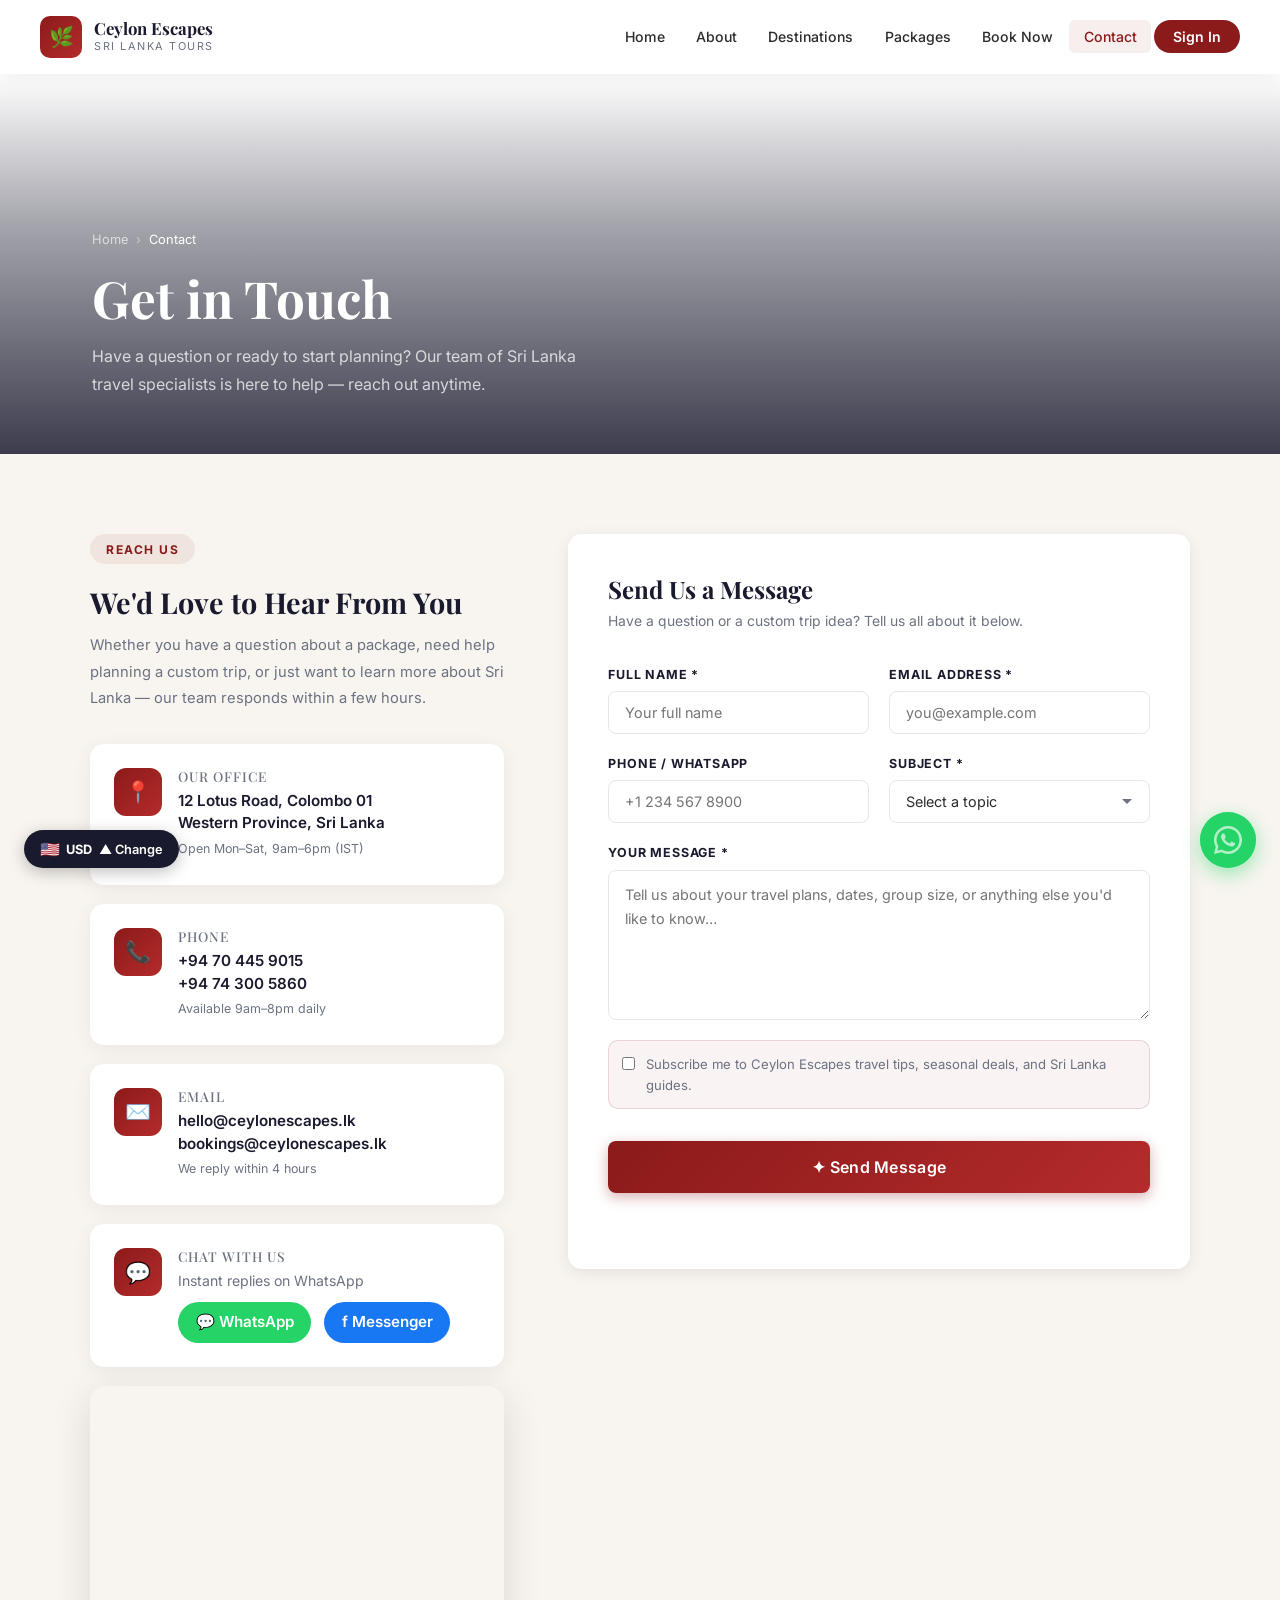
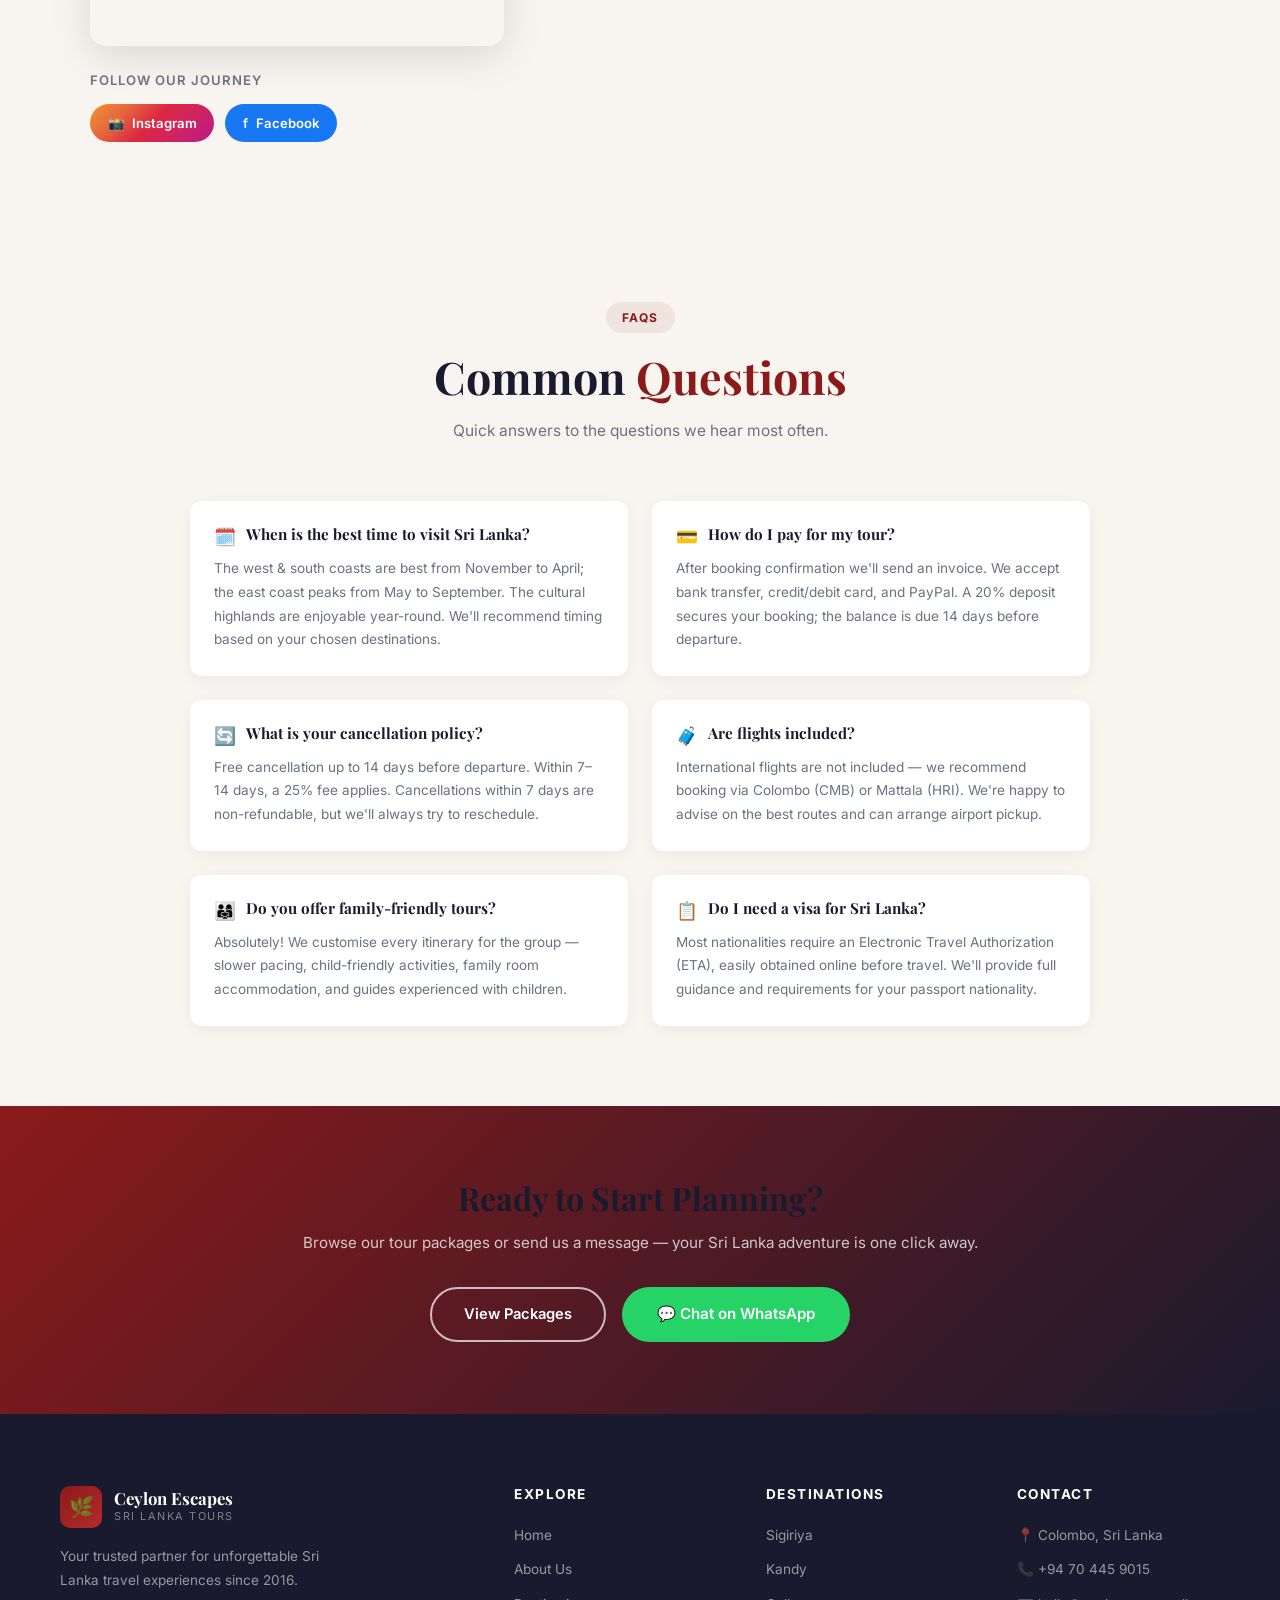
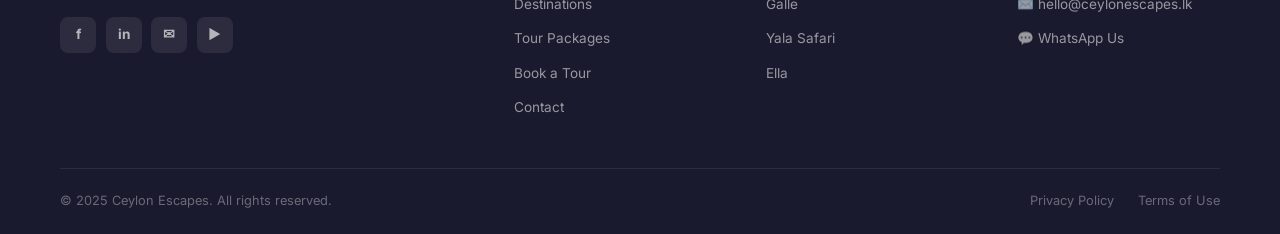
<file: contact.html>
<!DOCTYPE html>
<html lang="en">
<head>
  <meta charset="UTF-8" />
  <meta name="viewport" content="width=device-width, initial-scale=1.0" />
  <title>Contact Us — Ceylon Escapes</title>
  <link rel="stylesheet" href="styles.css" />
  <style>
    .contact-hero-bg {
      background-image: url('https://images.unsplash.com/photo-1563992379-11beabc9ca11?w=1600&q=80');
    }

    .contact-layout {
      display: grid;
      grid-template-columns: 1fr 1.5fr;
      gap: 4rem;
      max-width: 1100px;
      margin: 0 auto;
    }

    .contact-info-cards {
      display: flex;
      flex-direction: column;
      gap: 1.2rem;
    }

    .contact-card {
      background: white;
      border-radius: 14px;
      padding: 1.5rem;
      display: flex;
      align-items: flex-start;
      gap: 1rem;
      box-shadow: 0 4px 20px rgba(0,0,0,0.06);
      transition: var(--transition);
    }

    .contact-card:hover {
      transform: translateY(-4px);
      box-shadow: var(--shadow);
    }

    .contact-card-icon {
      width: 48px;
      height: 48px;
      border-radius: 12px;
      background: linear-gradient(135deg, var(--primary), var(--primary-light));
      display: flex;
      align-items: center;
      justify-content: center;
      font-size: 1.3rem;
      flex-shrink: 0;
    }

    .contact-card h4 {
      font-size: 0.85rem;
      color: var(--text-muted);
      font-weight: 500;
      text-transform: uppercase;
      letter-spacing: 1px;
      margin-bottom: 0.3rem;
    }

    .contact-card p,
    .contact-card a {
      font-size: 0.95rem;
      color: var(--dark);
      font-weight: 600;
      display: block;
      line-height: 1.5;
    }

    .contact-card a:hover {
      color: var(--primary);
    }

    .contact-card .sub {
      font-size: 0.78rem;
      color: var(--text-muted);
      font-weight: 400;
      margin-top: 0.2rem;
    }

    .map-wrapper {
      border-radius: 16px;
      overflow: hidden;
      box-shadow: var(--shadow);
      height: 260px;
      margin-top: 1.2rem;
    }

    .map-wrapper iframe {
      width: 100%;
      height: 100%;
      border: none;
      display: block;
    }

    .social-contact {
      display: flex;
      gap: 0.8rem;
      margin-top: 0.5rem;
    }

    .social-contact-btn {
      display: flex;
      align-items: center;
      gap: 0.5rem;
      padding: 0.55rem 1.1rem;
      border-radius: 25px;
      font-size: 0.82rem;
      font-weight: 600;
      cursor: pointer;
      transition: var(--transition);
      text-decoration: none;
    }

    .social-contact-btn.wa {
      background: #25D366;
      color: white;
    }

    .social-contact-btn.wa:hover {
      background: #1ebe5d;
      transform: translateY(-2px);
    }

    .social-contact-btn.fb {
      background: #1877F2;
      color: white;
    }

    .social-contact-btn.fb:hover {
      background: #0d65d9;
      transform: translateY(-2px);
    }

    .social-contact-btn.ig {
      background: linear-gradient(135deg, #f09433, #e6683c, #dc2743, #cc2366, #bc1888);
      color: white;
    }

    .social-contact-btn.ig:hover {
      opacity: 0.9;
      transform: translateY(-2px);
    }

    .faq-section {
      background: var(--light);
      padding: 5rem 2rem;
    }

    .faq-grid {
      display: grid;
      grid-template-columns: 1fr 1fr;
      gap: 1.5rem;
      max-width: 900px;
      margin: 0 auto;
    }

    .faq-item {
      background: white;
      border-radius: 12px;
      padding: 1.5rem;
      box-shadow: 0 4px 15px rgba(0,0,0,0.05);
    }

    .faq-item h4 {
      font-size: 0.95rem;
      color: var(--dark);
      margin-bottom: 0.6rem;
      display: flex;
      align-items: flex-start;
      gap: 0.6rem;
    }

    .faq-item h4 span {
      color: var(--primary);
      font-size: 1.1rem;
      flex-shrink: 0;
    }

    .faq-item p {
      font-size: 0.85rem;
      color: var(--text-muted);
      line-height: 1.75;
    }

    @media (max-width: 900px) {
      .contact-layout {
        grid-template-columns: 1fr;
        gap: 2.5rem;
      }

      .faq-grid {
        grid-template-columns: 1fr;
      }
    }
  </style>
</head>
<body>

  <!-- NAVBAR -->
  <nav class="navbar solid" id="navbar">
    <a href="index.html" class="nav-logo">
      <div class="logo-icon">🌿</div>
      <div class="nav-logo-text">
        <span>Ceylon Escapes</span>
        <span>Sri Lanka Tours</span>
      </div>
    </a>
    <ul class="nav-links" id="navLinks">
      <li><a href="index.html">Home</a></li>
      <li><a href="about.html">About</a></li>
      <li><a href="destinations.html">Destinations</a></li>
      <li><a href="packages.html">Packages</a></li>
      <li><a href="booking.html">Book Now</a></li>
      <li><a href="contact.html" class="active">Contact</a></li>
      <li><a href="login.html" class="nav-cta">Sign In</a></li>
    </ul>
    <div class="hamburger" id="hamburger">
      <span></span><span></span><span></span>
    </div>
  </nav>

  <!-- PAGE HERO -->
  <div class="page-hero">
    <div class="page-hero-bg contact-hero-bg"></div>
    <div class="page-hero-overlay"></div>
    <div class="page-hero-content">
      <div class="breadcrumb">
        <a href="index.html">Home</a>
        <span>›</span>
        <span>Contact</span>
      </div>
      <h1>Get in Touch</h1>
      <p>Have a question or ready to start planning? Our team of Sri Lanka travel specialists is here to help — reach out anytime.</p>
    </div>
  </div>

  <!-- CONTACT MAIN -->
  <section style="background: var(--light); padding: 5rem 2rem;">
    <div class="container">
      <div class="contact-layout">

        <!-- Left: Info -->
        <div class="fade-in">
          <div class="section-tag" style="margin-bottom: 1.2rem;">Reach Us</div>
          <h2 style="font-size: 1.8rem; color: var(--dark); margin-bottom: 0.8rem; font-family: 'Playfair Display', serif;">We'd Love to Hear From You</h2>
          <p style="color: var(--text-muted); font-size: 0.92rem; line-height: 1.8; margin-bottom: 2rem;">Whether you have a question about a package, need help planning a custom trip, or just want to learn more about Sri Lanka — our team responds within a few hours.</p>

          <div class="contact-info-cards">
            <div class="contact-card">
              <div class="contact-card-icon">📍</div>
              <div>
                <h4>Our Office</h4>
                <p>12 Lotus Road, Colombo 01</p>
                <p>Western Province, Sri Lanka</p>
                <span class="sub">Open Mon–Sat, 9am–6pm (IST)</span>
              </div>
            </div>
            <div class="contact-card">
              <div class="contact-card-icon">📞</div>
              <div>
                <h4>Phone</h4>
                <a href="tel:+94704459015">+94 70 445 9015</a>
                <a href="tel:+94743005860">+94 74 300 5860</a>
                <span class="sub">Available 9am–8pm daily</span>
              </div>
            </div>
            <div class="contact-card">
              <div class="contact-card-icon">✉️</div>
              <div>
                <h4>Email</h4>
                <a href="mailto:hello@ceylonescapes.lk">hello@ceylonescapes.lk</a>
                <a href="mailto:bookings@ceylonescapes.lk">bookings@ceylonescapes.lk</a>
                <span class="sub">We reply within 4 hours</span>
              </div>
            </div>
            <div class="contact-card">
              <div class="contact-card-icon">💬</div>
              <div>
                <h4>Chat With Us</h4>
                <p style="font-size: 0.88rem; color: var(--text-muted); font-weight: 400; margin-bottom: 0.7rem;">Instant replies on WhatsApp</p>
                <div class="social-contact">
                  <a href="https://wa.me/94704459015" target="_blank" class="social-contact-btn wa">
                    <span>💬</span> WhatsApp
                  </a>
                  <a href="#" class="social-contact-btn fb">
                    <span>f</span> Messenger
                  </a>
                </div>
              </div>
            </div>
          </div>

          <!-- Google Map -->
          <div class="map-wrapper">
            <iframe
              src="https://www.google.com/maps/embed?pb=!1m18!1m12!1m3!1d3960.8244455083196!2d79.84348387486677!3d6.921696193084782!2m3!1f0!2f0!3f0!3m2!1i1024!2i768!4f13.1!3m3!1m2!1s0x3ae259251b83493b%3A0x444e8a3cf84e0e5!2sColombo%2C%20Sri%20Lanka!5e0!3m2!1sen!2sus!4v1715000000000!5m2!1sen!2sus"
              allowfullscreen=""
              loading="lazy"
              referrerpolicy="no-referrer-when-downgrade"
              title="Ceylon Escapes Office Location — Colombo, Sri Lanka">
            </iframe>
          </div>

          <!-- Social follow -->
          <div style="margin-top: 1.5rem;">
            <p style="font-size: 0.82rem; color: var(--text-muted); text-transform: uppercase; letter-spacing: 1px; font-weight: 600; margin-bottom: 0.8rem;">Follow our journey</p>
            <div style="display: flex; gap: 0.7rem; flex-wrap: wrap;">
              <a href="#" class="social-contact-btn ig"><span>📸</span> Instagram</a>
              <a href="#" class="social-contact-btn fb"><span>f</span> Facebook</a>
            </div>
          </div>
        </div>

        <!-- Right: Contact Form -->
        <div class="form-card fade-in" style="height: fit-content;">
          <h3>Send Us a Message</h3>
          <p class="form-subtitle">Have a question or a custom trip idea? Tell us all about it below.</p>

          <form id="contactForm">
            <div class="form-grid">
              <div class="form-group">
                <label for="cName">Full Name *</label>
                <input type="text" id="cName" name="name" placeholder="Your full name" required />
              </div>
              <div class="form-group">
                <label for="cEmail">Email Address *</label>
                <input type="email" id="cEmail" name="email" placeholder="you@example.com" required />
              </div>
              <div class="form-group">
                <label for="cPhone">Phone / WhatsApp</label>
                <input type="tel" id="cPhone" name="phone" placeholder="+1 234 567 8900" />
              </div>
              <div class="form-group">
                <label for="cSubject">Subject *</label>
                <select id="cSubject" name="subject" required>
                  <option value="" disabled selected>Select a topic</option>
                  <option>Tour Package Enquiry</option>
                  <option>Custom Itinerary Request</option>
                  <option>Existing Booking Question</option>
                  <option>Prices & Availability</option>
                  <option>General Information</option>
                  <option>Other</option>
                </select>
              </div>
              <div class="form-group full">
                <label for="cMessage">Your Message *</label>
                <textarea id="cMessage" name="message" placeholder="Tell us about your travel plans, dates, group size, or anything else you'd like to know…" required style="min-height: 150px;"></textarea>
              </div>
              <div class="form-group full" style="background: rgba(139,26,26,0.05); border-radius: 10px; padding: 0.8rem; border: 1px solid rgba(139,26,26,0.15);">
                <div style="display: flex; align-items: flex-start; gap: 0.7rem;">
                  <input type="checkbox" id="cNews" name="newsletter" style="width: auto; margin-top: 3px;" />
                  <label for="cNews" style="font-size: 0.82rem; color: var(--text-muted); font-weight: 400; text-transform: none; letter-spacing: 0; cursor: pointer;">
                    Subscribe me to Ceylon Escapes travel tips, seasonal deals, and Sri Lanka guides.
                  </label>
                </div>
              </div>
            </div>
            <button type="submit" class="btn-primary form-submit">
              ✦ Send Message
            </button>
            <div id="contactMsg" class="form-message"></div>
          </form>
        </div>

      </div>
    </div>
  </section>

  <!-- FAQ SECTION -->
  <section class="faq-section">
    <div class="container">
      <div class="section-header fade-in">
        <div class="section-tag">FAQs</div>
        <h2 class="section-title">Common <span>Questions</span></h2>
        <p class="section-desc">Quick answers to the questions we hear most often.</p>
      </div>
      <div class="faq-grid fade-in">
        <div class="faq-item">
          <h4><span>🗓️</span> When is the best time to visit Sri Lanka?</h4>
          <p>The west & south coasts are best from November to April; the east coast peaks from May to September. The cultural highlands are enjoyable year-round. We'll recommend timing based on your chosen destinations.</p>
        </div>
        <div class="faq-item">
          <h4><span>💳</span> How do I pay for my tour?</h4>
          <p>After booking confirmation we'll send an invoice. We accept bank transfer, credit/debit card, and PayPal. A 20% deposit secures your booking; the balance is due 14 days before departure.</p>
        </div>
        <div class="faq-item">
          <h4><span>🔄</span> What is your cancellation policy?</h4>
          <p>Free cancellation up to 14 days before departure. Within 7–14 days, a 25% fee applies. Cancellations within 7 days are non-refundable, but we'll always try to reschedule.</p>
        </div>
        <div class="faq-item">
          <h4><span>🧳</span> Are flights included?</h4>
          <p>International flights are not included — we recommend booking via Colombo (CMB) or Mattala (HRI). We're happy to advise on the best routes and can arrange airport pickup.</p>
        </div>
        <div class="faq-item">
          <h4><span>👨‍👩‍👧</span> Do you offer family-friendly tours?</h4>
          <p>Absolutely! We customise every itinerary for the group — slower pacing, child-friendly activities, family room accommodation, and guides experienced with children.</p>
        </div>
        <div class="faq-item">
          <h4><span>📋</span> Do I need a visa for Sri Lanka?</h4>
          <p>Most nationalities require an Electronic Travel Authorization (ETA), easily obtained online before travel. We'll provide full guidance and requirements for your passport nationality.</p>
        </div>
      </div>
    </div>
  </section>

  <!-- CTA BAND -->
  <section style="background: linear-gradient(135deg, var(--primary), var(--dark)); padding: 4.5rem 2rem; text-align: center; color: white;">
    <div class="container fade-in">
      <h2 style="font-size: 2rem; margin-bottom: 0.8rem;">Ready to Start Planning?</h2>
      <p style="color: rgba(255,255,255,0.75); font-size: 0.95rem; margin-bottom: 2rem;">Browse our tour packages or send us a message — your Sri Lanka adventure is one click away.</p>
      <div style="display: flex; gap: 1rem; justify-content: center; flex-wrap: wrap;">
        <a href="packages.html" class="btn-outline">View Packages</a>
        <a href="https://wa.me/94704459015" target="_blank" style="background: #25D366; color: white; padding: 0.9rem 2.2rem; border-radius: 50px; font-weight: 600; font-size: 0.95rem; display: inline-flex; align-items: center; gap: 0.5rem; transition: var(--transition);">
          💬 Chat on WhatsApp
        </a>
      </div>
    </div>
  </section>

  <!-- FOOTER -->
  <footer>
    <div class="footer-grid">
      <div class="footer-brand">
        <a href="index.html" class="nav-logo">
          <div class="logo-icon">🌿</div>
          <div class="nav-logo-text">
            <span>Ceylon Escapes</span>
            <span>Sri Lanka Tours</span>
          </div>
        </a>
        <p>Your trusted partner for unforgettable Sri Lanka travel experiences since 2016.</p>
        <div class="footer-socials">
          <a class="social-btn" href="#">f</a>
          <a class="social-btn" href="#">in</a>
          <a class="social-btn" href="#">✉</a>
          <a class="social-btn" href="#">▶</a>
        </div>
      </div>
      <div class="footer-col">
        <h4>Explore</h4>
        <ul class="footer-links">
          <li><a href="index.html">Home</a></li>
          <li><a href="about.html">About Us</a></li>
          <li><a href="destinations.html">Destinations</a></li>
          <li><a href="packages.html">Tour Packages</a></li>
          <li><a href="booking.html">Book a Tour</a></li>
          <li><a href="contact.html">Contact</a></li>
        </ul>
      </div>
      <div class="footer-col">
        <h4>Destinations</h4>
        <ul class="footer-links">
          <li><a href="destinations.html">Sigiriya</a></li>
          <li><a href="destinations.html">Kandy</a></li>
          <li><a href="destinations.html">Galle</a></li>
          <li><a href="destinations.html">Yala Safari</a></li>
          <li><a href="destinations.html">Ella</a></li>
        </ul>
      </div>
      <div class="footer-col">
        <h4>Contact</h4>
        <ul class="footer-links">
          <li><a href="#">📍 Colombo, Sri Lanka</a></li>
          <li><a href="#">📞 +94 70 445 9015</a></li>
          <li><a href="#">✉️ hello@ceylonescapes.lk</a></li>
          <li><a href="https://wa.me/94704459015">💬 WhatsApp Us</a></li>
        </ul>
      </div>
    </div>
    <div class="footer-bottom">
      <span>© 2025 Ceylon Escapes. All rights reserved.</span>
      <div class="footer-bottom-links">
        <a href="#">Privacy Policy</a>
        <a href="#">Terms of Use</a>
      </div>
    </div>
  </footer>

  <script src="script.js"></script>
  <script>
    const contactForm = document.getElementById('contactForm');
    if (contactForm) {
      contactForm.addEventListener('submit', function(e) {
        e.preventDefault();
        const fields = this.querySelectorAll('[required]');
        let valid = true;
        fields.forEach(f => {
          f.style.borderColor = '';
          if (!f.value.trim()) { f.style.borderColor = '#c0392b'; valid = false; }
        });
        const msg = document.getElementById('contactMsg');
        if (valid) {
          msg.className = 'form-message success';
          msg.textContent = '✓ Message sent! We\'ll reply within a few hours.';
          this.reset();
          setTimeout(() => { msg.className = 'form-message'; }, 5000);
        } else {
          msg.className = 'form-message error';
          msg.textContent = '✗ Please fill in all required fields.';
          setTimeout(() => { msg.className = 'form-message'; }, 3500);
        }
      });
    }
  </script>
</body>
</html>
</file>
<file: styles.css>
/* ============================================================
   CEYLON ESCAPES — styles.css
   Professional, fully responsive (mobile + desktop)
   ============================================================ */

/* ── Google Fonts ── */
@import url('https://fonts.googleapis.com/css2?family=Playfair+Display:ital,wght@0,400;0,600;0,700;1,400&family=Inter:wght@300;400;500;600;700&display=swap');

/* ── CSS Custom Properties ── */
:root {
  --primary:        #8b1a1a;   /* deep crimson */
  --primary-light:  #b52b2b;
  --gold:           #d4a017;
  --gold-light:     #e8b84b;
  --dark:           #1a1a2e;
  --text:           #2c2c2c;
  --text-muted:     #6b7280;
  --light:          #f8f5f0;
  --white:          #ffffff;
  --border:         #e5e7eb;
  --shadow:         0 10px 40px rgba(0,0,0,0.12);
  --shadow-sm:      0 4px 16px rgba(0,0,0,0.08);
  --transition:     all 0.3s cubic-bezier(0.4, 0, 0.2, 1);
  --radius:         14px;
  --radius-sm:      8px;
  --navbar-h:       74px;
}

/* ── Reset & Base ── */
*, *::before, *::after { box-sizing: border-box; margin: 0; padding: 0; }

html { scroll-behavior: smooth; font-size: 16px; }

body {
  font-family: 'Inter', sans-serif;
  color: var(--text);
  background: var(--white);
  line-height: 1.6;
  -webkit-font-smoothing: antialiased;
}

h1, h2, h3, h4, h5 {
  font-family: 'Playfair Display', serif;
  line-height: 1.25;
  color: var(--dark);
}

a { text-decoration: none; color: inherit; }
img { display: block; max-width: 100%; }
ul { list-style: none; }
input, select, textarea, button { font-family: inherit; }

.container {
  max-width: 1160px;
  margin: 0 auto;
  padding: 0 1.5rem;
}

/* ── Utility: Fade-in animation ── */
.fade-in {
  opacity: 0;
  transform: translateY(28px);
  transition: opacity 0.65s ease, transform 0.65s ease;
}
.fade-in.visible {
  opacity: 1;
  transform: none;
}


/* ============================================================
   NAVBAR
   ============================================================ */
.navbar {
  position: fixed;
  top: 0; left: 0; right: 0;
  z-index: 1000;
  display: flex;
  align-items: center;
  justify-content: space-between;
  padding: 0 2.5rem;
  height: var(--navbar-h);
  background: transparent;
  transition: var(--transition);
}

.navbar.solid,
.navbar.scrolled {
  background: var(--white);
  box-shadow: 0 2px 20px rgba(0,0,0,0.08);
}

/* Logo */
.nav-logo {
  display: flex;
  align-items: center;
  gap: 0.75rem;
  text-decoration: none;
}

.logo-icon {
  width: 42px;
  height: 42px;
  background: linear-gradient(135deg, var(--primary), var(--primary-light));
  border-radius: 10px;
  display: flex;
  align-items: center;
  justify-content: center;
  font-size: 1.25rem;
  flex-shrink: 0;
}

.nav-logo-text {
  display: flex;
  flex-direction: column;
}

.nav-logo-text span:first-child {
  font-family: 'Playfair Display', serif;
  font-size: 1.05rem;
  font-weight: 700;
  color: var(--dark);
  line-height: 1.2;
}

.nav-logo-text span:last-child {
  font-size: 0.68rem;
  color: var(--text-muted);
  text-transform: uppercase;
  letter-spacing: 1.5px;
}

/* Transparent navbar — white logo text */
.navbar:not(.solid):not(.scrolled) .nav-logo-text span:first-child,
.navbar:not(.solid):not(.scrolled) .nav-links a {
  color: var(--white);
}
.navbar:not(.solid):not(.scrolled) .nav-logo-text span:last-child {
  color: rgba(255,255,255,0.65);
}

/* Nav Links */
.nav-links {
  display: flex;
  align-items: center;
  gap: 0.15rem;
}

.nav-links a {
  padding: 0.5rem 0.9rem;
  font-size: 0.88rem;
  font-weight: 500;
  color: var(--text);
  border-radius: 6px;
  transition: var(--transition);
}

.nav-links a:hover,
.nav-links a.active {
  color: var(--primary);
  background: rgba(139,26,26,0.07);
}

/* Sign In CTA button */
.nav-links a.nav-cta {
  background: var(--primary);
  color: var(--white) !important;
  padding: 0.5rem 1.2rem;
  border-radius: 25px;
  font-weight: 600;
}
.nav-links a.nav-cta:hover {
  background: var(--primary-light);
  transform: translateY(-1px);
}

/* transparent override */
.navbar:not(.solid):not(.scrolled) .nav-links a.nav-cta {
  background: rgba(255,255,255,0.2);
  backdrop-filter: blur(8px);
  border: 1px solid rgba(255,255,255,0.35);
}

/* Hamburger */
.hamburger {
  display: none;
  flex-direction: column;
  gap: 5px;
  cursor: pointer;
  padding: 4px;
  z-index: 1100;
}
.hamburger span {
  display: block;
  width: 24px;
  height: 2px;
  background: var(--dark);
  border-radius: 2px;
  transition: var(--transition);
}
.navbar:not(.solid):not(.scrolled) .hamburger span { background: var(--white); }

.hamburger.open span:nth-child(1) { transform: translateY(7px) rotate(45deg); }
.hamburger.open span:nth-child(2) { opacity: 0; }
.hamburger.open span:nth-child(3) { transform: translateY(-7px) rotate(-45deg); }


/* ============================================================
   BUTTONS
   ============================================================ */
.btn-primary {
  display: inline-flex;
  align-items: center;
  gap: 0.4rem;
  padding: 0.85rem 2rem;
  background: linear-gradient(135deg, var(--primary), var(--primary-light));
  color: var(--white);
  border-radius: 50px;
  font-size: 0.92rem;
  font-weight: 600;
  letter-spacing: 0.3px;
  border: none;
  cursor: pointer;
  transition: var(--transition);
  box-shadow: 0 4px 14px rgba(139,26,26,0.35);
}
.btn-primary:hover {
  transform: translateY(-2px);
  box-shadow: 0 8px 22px rgba(139,26,26,0.45);
}

.btn-outline {
  display: inline-flex;
  align-items: center;
  gap: 0.4rem;
  padding: 0.85rem 2rem;
  border: 2px solid rgba(255,255,255,0.7);
  color: var(--white);
  border-radius: 50px;
  font-size: 0.92rem;
  font-weight: 600;
  background: transparent;
  cursor: pointer;
  transition: var(--transition);
}
.btn-outline:hover {
  background: rgba(255,255,255,0.15);
  transform: translateY(-2px);
}

.btn-gold {
  display: inline-flex;
  align-items: center;
  gap: 0.4rem;
  padding: 0.7rem 1.6rem;
  background: linear-gradient(135deg, var(--gold), var(--gold-light));
  color: var(--dark);
  border-radius: 50px;
  font-size: 0.88rem;
  font-weight: 700;
  border: none;
  cursor: pointer;
  transition: var(--transition);
}
.btn-gold:hover { transform: translateY(-2px); box-shadow: 0 6px 16px rgba(212,160,23,0.4); }

.btn-sm {
  display: inline-flex;
  align-items: center;
  padding: 0.45rem 1.1rem;
  background: var(--primary);
  color: var(--white);
  border-radius: 25px;
  font-size: 0.8rem;
  font-weight: 600;
  transition: var(--transition);
}
.btn-sm:hover { background: var(--primary-light); transform: translateY(-1px); }


/* ============================================================
   SECTION SHARED ELEMENTS
   ============================================================ */
.section-tag {
  display: inline-block;
  padding: 0.35rem 1rem;
  background: rgba(139,26,26,0.08);
  color: var(--primary);
  border-radius: 25px;
  font-size: 0.75rem;
  font-weight: 700;
  text-transform: uppercase;
  letter-spacing: 1.5px;
  margin-bottom: 1rem;
}

.section-header {
  text-align: center;
  margin-bottom: 3.5rem;
}

.section-title {
  font-size: clamp(1.9rem, 3.5vw, 2.8rem);
  color: var(--dark);
  margin-bottom: 0.8rem;
}
.section-title span { color: var(--primary); }

.section-desc {
  font-size: 0.97rem;
  color: var(--text-muted);
  max-width: 520px;
  margin: 0 auto;
  line-height: 1.8;
}

.view-all-wrap {
  text-align: center;
  margin-top: 3rem;
}


/* ============================================================
   HOME HERO
   ============================================================ */
.hero {
  position: relative;
  min-height: 100vh;
  display: flex;
  align-items: center;
  overflow: hidden;
  padding-top: var(--navbar-h);
}

.hero-bg {
  position: absolute;
  inset: 0;
  background-image: url('https://images.unsplash.com/photo-1590580808117-1caa8e13f0e5?w=1800&q=80');
  background-size: cover;
  background-position: center;
  transform: scale(1.04);
  transition: transform 8s ease;
}
.hero:hover .hero-bg { transform: scale(1); }

.hero-overlay {
  position: absolute;
  inset: 0;
  background: linear-gradient(120deg, rgba(26,26,46,0.82) 40%, rgba(26,26,46,0.35) 100%);
}

.hero-content {
  position: relative;
  z-index: 1;
  width: 100%;
  max-width: 1160px;
  margin: 0 auto;
  padding: 4rem 1.5rem;
  display: grid;
  grid-template-columns: 1fr 420px;
  gap: 4rem;
  align-items: center;
}

.hero-badge {
  display: inline-flex;
  align-items: center;
  gap: 0.5rem;
  padding: 0.45rem 1.1rem;
  background: rgba(212,160,23,0.18);
  border: 1px solid rgba(212,160,23,0.5);
  color: var(--gold-light);
  border-radius: 25px;
  font-size: 0.78rem;
  font-weight: 600;
  letter-spacing: 1px;
  text-transform: uppercase;
  margin-bottom: 1.5rem;
}

.hero-title {
  font-size: clamp(2.4rem, 5vw, 4rem);
  color: var(--white);
  line-height: 1.15;
  margin-bottom: 1.25rem;
}
.hero-title span { color: var(--gold-light); display: block; }

.hero-subtitle {
  font-size: 1rem;
  color: rgba(255,255,255,0.78);
  line-height: 1.8;
  max-width: 480px;
  margin-bottom: 2.2rem;
}

.hero-actions {
  display: flex;
  gap: 1rem;
  flex-wrap: wrap;
  margin-bottom: 3rem;
}

.hero-stats {
  display: flex;
  gap: 2.5rem;
}
.stat {
  display: flex;
  flex-direction: column;
}
.stat-number {
  font-family: 'Playfair Display', serif;
  font-size: 1.9rem;
  font-weight: 700;
  color: var(--gold-light);
  line-height: 1;
}
.stat-label {
  font-size: 0.72rem;
  color: rgba(255,255,255,0.6);
  text-transform: uppercase;
  letter-spacing: 1px;
  margin-top: 0.3rem;
}

/* Hero Cards */
.hero-cards {
  display: flex;
  flex-direction: column;
  gap: 0.85rem;
}
.hero-card {
  position: relative;
  border-radius: var(--radius);
  overflow: hidden;
  box-shadow: var(--shadow);
  height: 140px;
  transition: var(--transition);
}
.hero-card:hover { transform: translateX(-6px); }
.hero-card img {
  width: 100%;
  height: 100%;
  object-fit: cover;
}
.hero-card-label {
  position: absolute;
  bottom: 0; left: 0; right: 0;
  padding: 0.6rem 1rem;
  background: linear-gradient(transparent, rgba(0,0,0,0.7));
  color: var(--white);
  font-size: 0.82rem;
  font-weight: 600;
}


/* ============================================================
   GALLERY STRIP (auto-scroll)
   ============================================================ */
.gallery-section {
  overflow: hidden;
  background: var(--dark);
  padding: 0;
}
.gallery-strip {
  display: flex;
  gap: 0.6rem;
  padding: 0.6rem 0;
  width: max-content;
  animation: galleryScroll 32s linear infinite;
}
.gallery-strip img {
  height: 180px;
  width: 260px;
  object-fit: cover;
  border-radius: 10px;
  flex-shrink: 0;
  filter: brightness(0.85);
  transition: filter 0.3s;
}
.gallery-strip img:hover { filter: brightness(1); }

@keyframes galleryScroll {
  0%   { transform: translateX(0); }
  100% { transform: translateX(-50%); }
}


/* ============================================================
   DESTINATIONS SECTION
   ============================================================ */
.destinations-section {
  padding: 6rem 2rem;
  background: var(--light);
}

.destinations-grid {
  display: grid;
  grid-template-columns: repeat(3, 1fr);
  gap: 1.75rem;
}

.dest-card {
  background: var(--white);
  border-radius: var(--radius);
  overflow: hidden;
  box-shadow: var(--shadow-sm);
  transition: var(--transition);
}
.dest-card:hover {
  transform: translateY(-8px);
  box-shadow: var(--shadow);
}

.dest-img-wrap {
  position: relative;
  overflow: hidden;
  height: 220px;
}
.dest-img-wrap img {
  width: 100%;
  height: 100%;
  object-fit: cover;
  transition: transform 0.5s ease;
}
.dest-card:hover .dest-img-wrap img { transform: scale(1.07); }

.dest-badge {
  position: absolute;
  top: 1rem; right: 1rem;
  padding: 0.3rem 0.8rem;
  background: var(--primary);
  color: var(--white);
  border-radius: 20px;
  font-size: 0.72rem;
  font-weight: 700;
  text-transform: uppercase;
  letter-spacing: 0.8px;
}

.dest-body { padding: 1.5rem; }
.dest-body h3 {
  font-size: 1.15rem;
  margin-bottom: 0.4rem;
}
.dest-meta {
  font-size: 0.78rem;
  color: var(--text-muted);
  margin-bottom: 0.75rem;
}
.dest-body p {
  font-size: 0.87rem;
  color: var(--text-muted);
  line-height: 1.75;
  margin-bottom: 1.2rem;
}

.dest-footer {
  display: flex;
  align-items: center;
  justify-content: space-between;
  padding-top: 1rem;
  border-top: 1px solid var(--border);
}
.dest-price {
  font-family: 'Playfair Display', serif;
  font-size: 1.2rem;
  font-weight: 700;
  color: var(--primary);
}
.dest-price span {
  font-family: 'Inter', sans-serif;
  font-size: 0.78rem;
  color: var(--text-muted);
  font-weight: 400;
}


/* ============================================================
   PACKAGES SECTION
   ============================================================ */
.packages-section {
  padding: 6rem 2rem;
  background: var(--dark);
}

.packages-grid {
  display: grid;
  grid-template-columns: repeat(3, 1fr);
  gap: 1.75rem;
}

.pkg-card {
  border-radius: var(--radius);
  overflow: hidden;
  border: 1px solid rgba(255,255,255,0.1);
  background: rgba(255,255,255,0.05);
  transition: var(--transition);
  display: flex;
  flex-direction: column;
}
/* packages page: light bg */
.packages-page-section .pkg-card {
  background: var(--white);
  border-color: var(--border);
  box-shadow: var(--shadow-sm);
}
.pkg-card:hover {
  transform: translateY(-8px);
  box-shadow: var(--shadow);
}

.pkg-img {
  height: 200px;
  overflow: hidden;
}
.pkg-img img {
  width: 100%;
  height: 100%;
  object-fit: cover;
  transition: transform 0.5s ease;
}
.pkg-card:hover .pkg-img img { transform: scale(1.07); }

.pkg-body { padding: 1.5rem; flex: 1; display: flex; flex-direction: column; }

.pkg-duration {
  font-size: 0.75rem;
  font-weight: 700;
  text-transform: uppercase;
  letter-spacing: 1px;
  color: var(--gold);
  margin-bottom: 0.4rem;
}

.pkg-body h3 {
  font-size: 1.15rem;
  color: var(--white);
  margin-bottom: 0.6rem;
}
.packages-page-section .pkg-body h3 { color: var(--dark); }

.pkg-body p {
  font-size: 0.85rem;
  color: rgba(255,255,255,0.6);
  line-height: 1.75;
  margin-bottom: 1rem;
}
.packages-page-section .pkg-body p { color: var(--text-muted); }

.pkg-features {
  display: flex;
  flex-direction: column;
  gap: 0.35rem;
  margin-bottom: 1.2rem;
  flex: 1;
}
.pkg-features li {
  font-size: 0.82rem;
  color: rgba(255,255,255,0.7);
  display: flex;
  align-items: center;
  gap: 0.45rem;
}
.pkg-features li::before {
  content: '✓';
  color: var(--gold);
  font-weight: 700;
  font-size: 0.75rem;
  flex-shrink: 0;
}
.packages-page-section .pkg-features li { color: var(--text); }

.pkg-footer {
  display: flex;
  align-items: center;
  justify-content: space-between;
  padding-top: 1rem;
  border-top: 1px solid rgba(255,255,255,0.1);
  margin-top: auto;
}
.packages-page-section .pkg-footer { border-top-color: var(--border); }

.pkg-price {
  font-family: 'Playfair Display', serif;
  font-size: 1.3rem;
  font-weight: 700;
  color: var(--gold);
}
.pkg-price span { font-family: 'Inter', sans-serif; font-size: 0.78rem; font-weight: 400; }


/* ============================================================
   WHY CHOOSE US
   ============================================================ */
.why-section {
  padding: 6rem 2rem;
  background: var(--white);
}

.features-grid {
  display: grid;
  grid-template-columns: repeat(4, 1fr);
  gap: 1.5rem;
}

.feature-card {
  background: var(--light);
  border-radius: var(--radius);
  padding: 2rem 1.5rem;
  text-align: center;
  transition: var(--transition);
  border: 1px solid transparent;
}
.feature-card:hover {
  background: var(--white);
  border-color: var(--border);
  box-shadow: var(--shadow-sm);
  transform: translateY(-6px);
}

.feature-icon {
  font-size: 2.2rem;
  margin-bottom: 1rem;
}
.feature-card h3 {
  font-size: 1rem;
  margin-bottom: 0.6rem;
  color: var(--dark);
}
.feature-card p {
  font-size: 0.85rem;
  color: var(--text-muted);
  line-height: 1.75;
}


/* ============================================================
   TESTIMONIALS
   ============================================================ */
.testimonials-section {
  padding: 6rem 2rem;
  background: var(--light);
}

.testimonials-grid {
  display: grid;
  grid-template-columns: repeat(3, 1fr);
  gap: 1.75rem;
}

.testimonial-card {
  background: var(--white);
  border-radius: var(--radius);
  padding: 2rem;
  box-shadow: var(--shadow-sm);
  position: relative;
  transition: var(--transition);
}
.testimonial-card:hover { transform: translateY(-5px); box-shadow: var(--shadow); }

.stars { color: var(--gold); font-size: 1rem; margin-bottom: 0.6rem; letter-spacing: 2px; }

.quote-icon {
  font-family: 'Playfair Display', serif;
  font-size: 4rem;
  color: rgba(139,26,26,0.1);
  line-height: 1;
  margin-bottom: 0.5rem;
}

.testimonial-card > p {
  font-size: 0.88rem;
  color: var(--text-muted);
  line-height: 1.8;
  margin-bottom: 1.5rem;
  font-style: italic;
}

.reviewer {
  display: flex;
  align-items: center;
  gap: 0.85rem;
  border-top: 1px solid var(--border);
  padding-top: 1.2rem;
}
.reviewer-img {
  width: 44px;
  height: 44px;
  border-radius: 50%;
  object-fit: cover;
  flex-shrink: 0;
}
.reviewer-name {
  font-size: 0.9rem;
  font-weight: 700;
  color: var(--dark);
}
.reviewer-loc {
  font-size: 0.78rem;
  color: var(--text-muted);
  margin-top: 0.15rem;
}


/* ============================================================
   NEWSLETTER
   ============================================================ */
.newsletter-section {
  padding: 5rem 2rem;
  background: linear-gradient(135deg, var(--primary) 0%, var(--dark) 100%);
  text-align: center;
}

.newsletter-section h2 {
  font-size: clamp(1.6rem, 3vw, 2.2rem);
  color: var(--white);
  margin-bottom: 0.75rem;
}
.newsletter-section p {
  color: rgba(255,255,255,0.72);
  font-size: 0.95rem;
  margin-bottom: 2rem;
  max-width: 460px;
  margin-left: auto;
  margin-right: auto;
}

.newsletter-form {
  display: flex;
  justify-content: center;
  gap: 0.75rem;
  max-width: 500px;
  margin: 0 auto;
  flex-wrap: wrap;
}
.newsletter-form input {
  flex: 1;
  min-width: 220px;
  padding: 0.85rem 1.4rem;
  border: 2px solid rgba(255,255,255,0.25);
  background: rgba(255,255,255,0.12);
  color: var(--white);
  border-radius: 50px;
  font-size: 0.92rem;
  outline: none;
  transition: var(--transition);
}
.newsletter-form input::placeholder { color: rgba(255,255,255,0.5); }
.newsletter-form input:focus { border-color: var(--gold); background: rgba(255,255,255,0.18); }


/* ============================================================
   PAGE HERO (inner pages)
   ============================================================ */
.page-hero {
  position: relative;
  height: 380px;
  display: flex;
  align-items: flex-end;
  padding-bottom: 3.5rem;
  margin-top: var(--navbar-h);
  overflow: hidden;
}

.page-hero-bg {
  position: absolute;
  inset: 0;
  background-size: cover;
  background-position: center;
  transform: scale(1.03);
}

.page-hero-overlay {
  position: absolute;
  inset: 0;
  background: linear-gradient(to top, rgba(26,26,46,0.85) 0%, rgba(26,26,46,0.4) 60%, transparent 100%);
}

.page-hero-content {
  position: relative;
  z-index: 1;
  padding: 0 2rem;
  max-width: 1160px;
  margin: 0 auto;
  width: 100%;
}
.page-hero-content h1 {
  font-size: clamp(2rem, 5vw, 3.2rem);
  color: var(--white);
  margin-bottom: 0.75rem;
}
.page-hero-content p {
  color: rgba(255,255,255,0.75);
  font-size: 1rem;
  max-width: 520px;
  line-height: 1.75;
}

/* Breadcrumb */
.breadcrumb {
  display: flex;
  align-items: center;
  gap: 0.5rem;
  margin-bottom: 1rem;
  font-size: 0.8rem;
}
.breadcrumb a { color: rgba(255,255,255,0.65); transition: var(--transition); }
.breadcrumb a:hover { color: var(--gold); }
.breadcrumb span { color: rgba(255,255,255,0.45); }
.breadcrumb span:last-child { color: var(--white); }


/* ============================================================
   ABOUT PAGE
   ============================================================ */
.about-intro {
  padding: 6rem 2rem;
  background: var(--white);
}

.about-grid {
  display: grid;
  grid-template-columns: 1fr 1fr;
  gap: 5rem;
  align-items: center;
}

/* Image collage */
.about-images {
  position: relative;
  height: 480px;
}

.about-img-main {
  position: absolute;
  top: 0; left: 0;
  width: 78%;
  height: 380px;
  object-fit: cover;
  border-radius: var(--radius);
  box-shadow: var(--shadow);
}

.about-img-overlay {
  position: absolute;
  bottom: 0; right: 0;
  width: 55%;
  height: 240px;
  object-fit: cover;
  border-radius: var(--radius);
  box-shadow: var(--shadow);
  border: 5px solid var(--white);
}

.about-exp-badge {
  position: absolute;
  bottom: 60px;
  left: -15px;
  background: linear-gradient(135deg, var(--primary), var(--primary-light));
  color: var(--white);
  border-radius: 12px;
  padding: 1rem 1.2rem;
  text-align: center;
  box-shadow: var(--shadow);
  z-index: 2;
}
.about-exp-badge .num {
  display: block;
  font-family: 'Playfair Display', serif;
  font-size: 1.8rem;
  font-weight: 700;
  line-height: 1;
}
.about-exp-badge .txt {
  font-size: 0.7rem;
  opacity: 0.85;
  line-height: 1.4;
  margin-top: 0.3rem;
  text-transform: uppercase;
  letter-spacing: 0.5px;
}

.about-text h2 {
  font-size: clamp(1.7rem, 3vw, 2.3rem);
  color: var(--dark);
  margin-bottom: 1.2rem;
}
.about-text p {
  font-size: 0.92rem;
  color: var(--text-muted);
  line-height: 1.85;
  margin-bottom: 1rem;
}

.about-values {
  display: grid;
  grid-template-columns: 1fr 1fr;
  gap: 1rem;
  margin-top: 1.75rem;
}
.value-item {
  display: flex;
  align-items: flex-start;
  gap: 0.75rem;
}
.value-icon {
  font-size: 1.4rem;
  flex-shrink: 0;
  margin-top: 0.1rem;
}
.value-item h4 {
  font-size: 0.9rem;
  color: var(--dark);
  margin-bottom: 0.25rem;
}
.value-item p {
  font-size: 0.8rem;
  color: var(--text-muted);
  line-height: 1.5;
  margin: 0;
}

/* Team grid */
.team-grid {
  display: grid;
  grid-template-columns: repeat(3, 1fr);
  gap: 2rem;
}

/* Numbers grid */
.numbers-grid {
  display: grid;
  grid-template-columns: repeat(4, 1fr);
  gap: 2rem;
  text-align: center;
}


/* ============================================================
   BOOKING PAGE
   ============================================================ */
.booking-section {
  padding: 5rem 2rem;
  background: var(--light);
}

.booking-wrapper {
  display: grid;
  grid-template-columns: 360px 1fr;
  gap: 3rem;
  max-width: 1100px;
  margin: 0 auto;
  align-items: start;
}

.booking-info {
  background: linear-gradient(160deg, var(--dark) 0%, #2d1b69 100%);
  border-radius: var(--radius);
  padding: 2.2rem;
  color: var(--white);
  position: sticky;
  top: calc(var(--navbar-h) + 1.5rem);
}

.booking-info h3 {
  font-size: 1.35rem;
  color: var(--white);
  margin-bottom: 0.75rem;
}
.booking-info > p {
  font-size: 0.85rem;
  color: rgba(255,255,255,0.65);
  line-height: 1.8;
  margin-bottom: 1.75rem;
}

.booking-highlights {
  display: flex;
  flex-direction: column;
  gap: 0.9rem;
  margin-bottom: 2rem;
}
.booking-highlights li {
  display: flex;
  align-items: flex-start;
  gap: 0.75rem;
  font-size: 0.85rem;
  color: rgba(255,255,255,0.8);
  line-height: 1.5;
}
.highlight-icon {
  font-size: 1rem;
  flex-shrink: 0;
  margin-top: 0.05rem;
}

.booking-contact {
  border-top: 1px solid rgba(255,255,255,0.12);
  padding-top: 1.5rem;
}
.booking-contact h4 {
  font-size: 0.85rem;
  color: var(--gold);
  margin-bottom: 0.75rem;
  text-transform: uppercase;
  letter-spacing: 1px;
}
.contact-item {
  font-size: 0.83rem;
  color: rgba(255,255,255,0.72);
  margin-bottom: 0.4rem;
}

/* Form Card (shared: booking + contact) */
.form-card {
  background: var(--white);
  border-radius: var(--radius);
  padding: 2.5rem;
  box-shadow: var(--shadow-sm);
}
.form-card h3 {
  font-size: 1.5rem;
  margin-bottom: 0.4rem;
}
.form-subtitle {
  font-size: 0.87rem;
  color: var(--text-muted);
  margin-bottom: 2rem;
  line-height: 1.6;
}

.form-grid {
  display: grid;
  grid-template-columns: 1fr 1fr;
  gap: 1.25rem;
  margin-bottom: 1.5rem;
}
.form-group {
  display: flex;
  flex-direction: column;
  gap: 0.4rem;
}
.form-group.full { grid-column: 1 / -1; }

.form-group label {
  font-size: 0.78rem;
  font-weight: 700;
  color: var(--dark);
  text-transform: uppercase;
  letter-spacing: 0.8px;
}

.form-group input,
.form-group select,
.form-group textarea {
  padding: 0.75rem 1rem;
  border: 1.5px solid var(--border);
  border-radius: var(--radius-sm);
  font-size: 0.9rem;
  color: var(--text);
  background: var(--white);
  outline: none;
  transition: var(--transition);
  width: 100%;
}
.form-group input:focus,
.form-group select:focus,
.form-group textarea:focus {
  border-color: var(--primary);
  box-shadow: 0 0 0 3px rgba(139,26,26,0.1);
}
.form-group textarea {
  resize: vertical;
  min-height: 120px;
  line-height: 1.7;
}
.form-group select {
  appearance: none;
  background-image: url("data:image/svg+xml,%3Csvg xmlns='http://www.w3.org/2000/svg' width='12' height='8' viewBox='0 0 12 8'%3E%3Cpath fill='%236b7280' d='M1 1l5 5 5-5'/%3E%3C/svg%3E");
  background-repeat: no-repeat;
  background-position: right 1rem center;
  padding-right: 2.5rem;
  cursor: pointer;
}

.form-submit {
  width: 100%;
  justify-content: center;
  padding: 1rem;
  font-size: 1rem;
  border-radius: var(--radius-sm);
  margin-top: 0.5rem;
}

.form-message {
  text-align: center;
  padding: 0.75rem 1rem;
  border-radius: var(--radius-sm);
  font-size: 0.88rem;
  font-weight: 600;
  margin-top: 0.75rem;
  opacity: 0;
  transition: var(--transition);
}
.form-message.success {
  opacity: 1;
  background: rgba(22,163,74,0.1);
  color: #16a34a;
  border: 1px solid rgba(22,163,74,0.25);
}
.form-message.error {
  opacity: 1;
  background: rgba(220,38,38,0.08);
  color: #dc2626;
  border: 1px solid rgba(220,38,38,0.2);
}

/* Trust strip */
.trust-strip {
  display: flex;
  align-items: center;
  justify-content: center;
  gap: 4rem;
  flex-wrap: wrap;
}


/* ============================================================
   AUTH PAGE (Login / Register)
   ============================================================ */
.auth-page {
  display: grid;
  grid-template-columns: 1fr 1fr;
  min-height: 100vh;
}

.auth-visual {
  position: relative;
  overflow: hidden;
}
.auth-visual img {
  width: 100%;
  height: 100%;
  object-fit: cover;
}
.auth-visual-overlay {
  position: absolute;
  inset: 0;
  background: linear-gradient(160deg, rgba(26,26,46,0.75) 0%, rgba(139,26,26,0.65) 100%);
  display: flex;
  flex-direction: column;
  align-items: center;
  justify-content: center;
  padding: 3rem 2.5rem;
  text-align: center;
  color: var(--white);
}
.auth-visual-overlay h2 {
  font-size: 2rem;
  color: var(--white);
  margin-bottom: 0.75rem;
}
.auth-visual-overlay p {
  font-size: 0.9rem;
  color: rgba(255,255,255,0.72);
  max-width: 320px;
  line-height: 1.8;
}

.auth-form-side {
  display: flex;
  flex-direction: column;
  justify-content: center;
  padding: 3rem 3.5rem;
  background: var(--white);
  overflow-y: auto;
}

.auth-logo {
  display: flex;
  align-items: center;
  gap: 0.75rem;
  margin-bottom: 2.5rem;
}
.auth-logo-text {
  display: flex;
  flex-direction: column;
}
.auth-logo-text span:first-child {
  font-family: 'Playfair Display', serif;
  font-size: 1rem;
  font-weight: 700;
  color: var(--dark);
}
.auth-logo-text span:last-child {
  font-size: 0.65rem;
  color: var(--text-muted);
  text-transform: uppercase;
  letter-spacing: 1.5px;
}

.auth-title {
  font-size: 1.9rem;
  color: var(--dark);
  margin-bottom: 0.4rem;
}
.auth-subtitle {
  font-size: 0.88rem;
  color: var(--text-muted);
  margin-bottom: 2rem;
}

.auth-form {
  display: flex;
  flex-direction: column;
  gap: 1rem;
}
.auth-form .btn-primary {
  width: 100%;
  justify-content: center;
  padding: 0.9rem;
  margin-top: 0.5rem;
}

.forgot-link {
  text-align: right;
  font-size: 0.8rem;
  color: var(--primary);
  cursor: pointer;
  font-weight: 600;
}
.forgot-link:hover { text-decoration: underline; }

.auth-divider {
  display: flex;
  align-items: center;
  gap: 1rem;
  margin: 1.5rem 0;
}
.auth-divider::before, .auth-divider::after {
  content: '';
  flex: 1;
  height: 1px;
  background: var(--border);
}
.auth-divider span {
  font-size: 0.78rem;
  color: var(--text-muted);
  white-space: nowrap;
}

.social-login {
  display: grid;
  grid-template-columns: 1fr 1fr;
  gap: 0.75rem;
}
.btn-social {
  display: flex;
  align-items: center;
  justify-content: center;
  gap: 0.5rem;
  padding: 0.7rem 1rem;
  border: 1.5px solid var(--border);
  border-radius: var(--radius-sm);
  font-size: 0.88rem;
  font-weight: 600;
  color: var(--text);
  background: var(--white);
  cursor: pointer;
  transition: var(--transition);
}
.btn-social:hover {
  border-color: var(--primary);
  color: var(--primary);
  background: rgba(139,26,26,0.04);
}

.auth-switch {
  text-align: center;
  font-size: 0.85rem;
  color: var(--text-muted);
  margin-top: 1.5rem;
}
.auth-switch a { color: var(--primary); font-weight: 600; }
.auth-switch a:hover { text-decoration: underline; }

.reg-name-grid {
  display: grid;
  grid-template-columns: 1fr 1fr;
  gap: 1rem;
}


/* ============================================================
   FOOTER
   ============================================================ */
footer {
  background: var(--dark);
  color: rgba(255,255,255,0.7);
  padding: 4.5rem 2rem 0;
}

.footer-grid {
  display: grid;
  grid-template-columns: 2fr 1fr 1fr 1fr;
  gap: 3rem;
  max-width: 1160px;
  margin: 0 auto;
  padding-bottom: 3rem;
}

.footer-brand .nav-logo { margin-bottom: 1rem; }
.footer-brand .nav-logo-text span:first-child { color: var(--white); }
.footer-brand .nav-logo-text span:last-child { color: rgba(255,255,255,0.45); }
.footer-brand > p {
  font-size: 0.85rem;
  line-height: 1.8;
  color: rgba(255,255,255,0.55);
  max-width: 280px;
  margin-bottom: 1.5rem;
}

.footer-socials {
  display: flex;
  gap: 0.6rem;
}
.social-btn {
  width: 36px;
  height: 36px;
  border-radius: 8px;
  background: rgba(255,255,255,0.08);
  display: flex;
  align-items: center;
  justify-content: center;
  font-size: 0.85rem;
  color: rgba(255,255,255,0.65);
  font-weight: 700;
  transition: var(--transition);
}
.social-btn:hover {
  background: var(--primary);
  color: var(--white);
  transform: translateY(-2px);
}

.footer-col h4 {
  font-size: 0.85rem;
  color: var(--white);
  text-transform: uppercase;
  letter-spacing: 1.5px;
  margin-bottom: 1.2rem;
  font-family: 'Inter', sans-serif;
  font-weight: 700;
}

.footer-links {
  display: flex;
  flex-direction: column;
  gap: 0.55rem;
}
.footer-links a {
  font-size: 0.85rem;
  color: rgba(255,255,255,0.55);
  transition: var(--transition);
}
.footer-links a:hover { color: var(--gold); padding-left: 4px; }

.footer-bottom {
  border-top: 1px solid rgba(255,255,255,0.08);
  padding: 1.4rem 0;
  display: flex;
  align-items: center;
  justify-content: space-between;
  flex-wrap: wrap;
  gap: 0.75rem;
  max-width: 1160px;
  margin: 0 auto;
  font-size: 0.8rem;
  color: rgba(255,255,255,0.35);
}
.footer-bottom-links {
  display: flex;
  gap: 1.5rem;
}
.footer-bottom-links a {
  color: rgba(255,255,255,0.35);
  transition: var(--transition);
}
.footer-bottom-links a:hover { color: var(--gold); }


/* ============================================================
   DESTINATIONS PAGE
   ============================================================ */
.destinations-page-section {
  padding: 5rem 2rem;
  background: var(--light);
}

.dest-filter {
  display: flex;
  gap: 0.65rem;
  justify-content: center;
  flex-wrap: wrap;
  margin-bottom: 3rem;
}
.filter-btn {
  padding: 0.5rem 1.25rem;
  border-radius: 25px;
  border: 1.5px solid var(--border);
  background: var(--white);
  color: var(--text-muted);
  font-size: 0.82rem;
  font-weight: 600;
  cursor: pointer;
  transition: var(--transition);
}
.filter-btn:hover,
.filter-btn.active {
  background: var(--primary);
  border-color: var(--primary);
  color: var(--white);
}

.dest-page-grid {
  display: grid;
  grid-template-columns: repeat(3, 1fr);
  gap: 1.75rem;
}


/* ============================================================
   RESPONSIVE — TABLET (≤ 1024px)
   ============================================================ */
@media (max-width: 1024px) {
  .hero-content { grid-template-columns: 1fr; gap: 3rem; }
  .hero-cards {
    display: grid;
    grid-template-columns: repeat(3, 1fr);
    flex-direction: unset;
    gap: 1rem;
  }
  .hero-card { height: 160px; }

  .destinations-grid { grid-template-columns: repeat(2, 1fr); }
  .packages-grid { grid-template-columns: repeat(2, 1fr); }
  .features-grid { grid-template-columns: repeat(2, 1fr); }
  .testimonials-grid { grid-template-columns: repeat(2, 1fr); }
  .team-grid { grid-template-columns: repeat(2, 1fr); }
  .numbers-grid { grid-template-columns: repeat(2, 1fr); }
  .dest-page-grid { grid-template-columns: repeat(2, 1fr); }

  .about-grid { gap: 3rem; }
  .footer-grid { grid-template-columns: 1fr 1fr; gap: 2rem; }

  .booking-wrapper { grid-template-columns: 1fr; }
  .booking-info { position: static; }

  .auth-form-side { padding: 2.5rem 2rem; }
}


/* ============================================================
   RESPONSIVE — MOBILE (≤ 768px)
   ============================================================ */
@media (max-width: 768px) {

  /* Navbar */
  .navbar { padding: 0 1.25rem; }
  .hamburger { display: flex; }

  .nav-links {
    position: fixed;
    top: 0; right: 0;
    width: min(280px, 80vw);
    height: 100vh;
    background: var(--white);
    flex-direction: column;
    align-items: flex-start;
    padding: calc(var(--navbar-h) + 1rem) 1.5rem 2rem;
    gap: 0.25rem;
    transform: translateX(100%);
    transition: transform 0.35s cubic-bezier(0.4, 0, 0.2, 1);
    box-shadow: -6px 0 30px rgba(0,0,0,0.15);
    z-index: 1050;
    overflow-y: auto;
  }
  .nav-links.open { transform: translateX(0); }
  .nav-links a { color: var(--text) !important; width: 100%; padding: 0.75rem 0.9rem; font-size: 0.95rem; }
  .nav-links a.nav-cta {
    background: var(--primary) !important;
    color: var(--white) !important;
    text-align: center;
    border-radius: 8px;
    margin-top: 0.5rem;
  }

  /* Mobile menu overlay */
  .nav-overlay {
    display: none;
    position: fixed;
    inset: 0;
    background: rgba(0,0,0,0.4);
    z-index: 1040;
  }
  .nav-overlay.active { display: block; }

  /* Hero */
  .hero { min-height: auto; padding-top: 0; }
  .hero-content { padding: 6rem 1.25rem 3rem; }
  .hero-title { font-size: 2.1rem; }
  .hero-stats { gap: 1.5rem; }
  .hero-cards {
    grid-template-columns: 1fr;
    display: flex;
    flex-direction: column;
  }
  .hero-card { height: 180px; }

  /* Gallery */
  .gallery-strip img { height: 130px; width: 190px; }

  /* Sections */
  .destinations-section,
  .packages-section,
  .why-section,
  .testimonials-section { padding: 4rem 1.25rem; }

  .destinations-grid,
  .packages-grid,
  .testimonials-grid,
  .team-grid,
  .dest-page-grid { grid-template-columns: 1fr; }

  .features-grid { grid-template-columns: 1fr 1fr; gap: 1rem; }
  .feature-card { padding: 1.5rem 1rem; }

  /* About */
  .about-intro { padding: 4rem 1.25rem; }
  .about-grid { grid-template-columns: 1fr; gap: 2rem; }
  .about-images { height: 320px; }
  .about-img-main { width: 85%; height: 260px; }
  .about-img-overlay { height: 170px; }
  .about-exp-badge { left: 0; bottom: 20px; }
  .about-values { grid-template-columns: 1fr; }
  .numbers-grid { grid-template-columns: repeat(2, 1fr); }

  /* Page Hero */
  .page-hero { height: 300px; padding-bottom: 2.5rem; }

  /* Booking */
  .booking-section { padding: 3rem 1.25rem; }
  .form-card { padding: 1.75rem 1.25rem; }
  .form-grid { grid-template-columns: 1fr; }

  /* Trust strip */
  .trust-strip { gap: 2rem; }

  /* Auth */
  .auth-page { grid-template-columns: 1fr; }
  .auth-visual { display: none; }
  .auth-form-side { padding: 2rem 1.5rem; min-height: 100vh; }
  .reg-name-grid { grid-template-columns: 1fr; }

  /* Footer */
  .footer-grid { grid-template-columns: 1fr; gap: 2rem; }
  .footer-bottom { flex-direction: column; text-align: center; gap: 0.5rem; }

  /* Newsletter */
  .newsletter-section { padding: 3.5rem 1.25rem; }

  /* Buttons */
  .hero-actions { flex-direction: column; align-items: flex-start; }
  .btn-primary, .btn-outline { width: fit-content; }
}


/* ============================================================
   RESPONSIVE — SMALL MOBILE (≤ 420px)
   ============================================================ */
@media (max-width: 420px) {
  .hero-title { font-size: 1.75rem; }
  .hero-stats { flex-direction: column; gap: 0.75rem; }
  .features-grid { grid-template-columns: 1fr; }
  .social-login { grid-template-columns: 1fr; }
  .newsletter-form { flex-direction: column; }
  .newsletter-form input { min-width: unset; width: 100%; }
  .newsletter-form .btn-primary { width: 100%; justify-content: center; }
  .trust-strip { flex-direction: column; gap: 1.25rem; }
  .about-images { height: 280px; }
}


/* ============================================================
   CURRENCY CONVERTER WIDGET
   Fixed to bottom-left corner
   ============================================================ */
.currency-widget {
  position: fixed;
  bottom: 2rem;
  left: 1.5rem;
  z-index: 9000;
  display: flex;
  flex-direction: column;
  align-items: flex-start;
  gap: 0.5rem;
}

/* Toggle button */
.currency-toggle-btn {
  display: flex;
  align-items: center;
  gap: 0.4rem;
  padding: 0.55rem 1rem;
  background: var(--dark);
  color: var(--white);
  border: none;
  border-radius: 25px;
  font-size: 0.8rem;
  font-weight: 600;
  cursor: pointer;
  box-shadow: 0 4px 16px rgba(0,0,0,0.25);
  transition: var(--transition);
  white-space: nowrap;
}
.currency-toggle-btn:hover {
  background: var(--primary);
  transform: translateY(-2px);
}
.currency-flag { font-size: 1rem; }
.currency-label { font-weight: 700; }

/* Panel */
.currency-panel {
  background: var(--white);
  border-radius: var(--radius);
  box-shadow: 0 16px 50px rgba(0,0,0,0.18);
  width: 300px;
  overflow: hidden;
  opacity: 0;
  transform: translateY(10px) scale(0.97);
  pointer-events: none;
  transition: opacity 0.25s ease, transform 0.25s ease;
  border: 1px solid var(--border);
}
.currency-panel.open {
  opacity: 1;
  transform: translateY(0) scale(1);
  pointer-events: auto;
}

.currency-panel-header {
  display: flex;
  align-items: center;
  justify-content: space-between;
  padding: 1rem 1.2rem;
  background: var(--dark);
  color: var(--white);
}
.currency-panel-header h4 {
  font-size: 0.9rem;
  color: var(--white);
  font-family: 'Inter', sans-serif;
  font-weight: 700;
}
.currency-panel-close {
  background: none;
  border: none;
  color: rgba(255,255,255,0.6);
  font-size: 1rem;
  cursor: pointer;
  padding: 0.2rem 0.4rem;
  border-radius: 4px;
  transition: var(--transition);
  line-height: 1;
}
.currency-panel-close:hover { color: var(--white); background: rgba(255,255,255,0.1); }

.currency-panel-body {
  padding: 1.2rem;
  display: flex;
  flex-direction: column;
  gap: 0.9rem;
}

.currency-select-label {
  font-size: 0.72rem;
  font-weight: 700;
  text-transform: uppercase;
  letter-spacing: 1px;
  color: var(--text-muted);
}

.currency-select {
  width: 100%;
  padding: 0.6rem 0.9rem;
  border: 1.5px solid var(--border);
  border-radius: var(--radius-sm);
  font-size: 0.85rem;
  color: var(--text);
  background: var(--white);
  cursor: pointer;
  outline: none;
  transition: var(--transition);
  appearance: none;
  background-image: url("data:image/svg+xml,%3Csvg xmlns='http://www.w3.org/2000/svg' width='12' height='8' viewBox='0 0 12 8'%3E%3Cpath fill='%236b7280' d='M1 1l5 5 5-5'/%3E%3C/svg%3E");
  background-repeat: no-repeat;
  background-position: right 0.8rem center;
  padding-right: 2rem;
}
.currency-select:focus { border-color: var(--primary); }

.currency-quick-pills {
  display: flex;
  flex-wrap: wrap;
  gap: 0.4rem;
}
.currency-pill {
  padding: 0.3rem 0.7rem;
  border: 1.5px solid var(--border);
  border-radius: 20px;
  font-size: 0.75rem;
  font-weight: 600;
  background: var(--white);
  color: var(--text-muted);
  cursor: pointer;
  transition: var(--transition);
}
.currency-pill:hover { border-color: var(--primary); color: var(--primary); }
.currency-pill.active {
  background: var(--primary);
  border-color: var(--primary);
  color: var(--white);
}

.currency-rate-display {
  display: flex;
  flex-direction: column;
  gap: 0.2rem;
  padding: 0.7rem;
  background: var(--light);
  border-radius: var(--radius-sm);
  font-size: 0.82rem;
  color: var(--text);
}
.rate-source {
  font-size: 0.7rem;
  color: var(--text-muted);
}

/* Mobile: shift up so it doesn't overlap WhatsApp */
@media (max-width: 768px) {
  .currency-widget { bottom: 6rem; left: 1rem; }
  .currency-panel { width: 260px; }
}


/* ============================================================
   WHATSAPP FLOATING BUTTON
   Fixed to bottom-right corner
   ============================================================ */
.wa-float {
  position: fixed;
  bottom: 2rem;
  right: 1.5rem;
  z-index: 9000;
  display: flex;
  flex-direction: column;
  align-items: flex-end;
  gap: 0.6rem;
}

/* Chat bubble */
.wa-bubble {
  background: var(--white);
  border-radius: 14px 14px 0 14px;
  padding: 1rem 1.1rem;
  box-shadow: 0 8px 30px rgba(0,0,0,0.14);
  max-width: 230px;
  font-size: 0.82rem;
  color: var(--text);
  line-height: 1.55;
  position: relative;
  border: 1px solid var(--border);
  opacity: 0;
  transform: translateY(10px) scale(0.95);
  pointer-events: none;
  transition: opacity 0.3s ease, transform 0.3s ease;
}
.wa-bubble.visible {
  opacity: 1;
  transform: translateY(0) scale(1);
  pointer-events: auto;
}
.wa-bubble strong {
  display: block;
  margin-bottom: 0.3rem;
  color: var(--dark);
  font-size: 0.85rem;
}
.wa-close {
  position: absolute;
  top: 0.4rem;
  right: 0.5rem;
  background: none;
  border: none;
  font-size: 0.75rem;
  color: var(--text-muted);
  cursor: pointer;
  padding: 0.15rem 0.3rem;
  border-radius: 4px;
  line-height: 1;
  transition: var(--transition);
}
.wa-close:hover { color: var(--dark); background: var(--light); }

/* Green WhatsApp button */
.wa-btn {
  position: relative;
  display: flex;
  align-items: center;
  justify-content: center;
  width: 56px;
  height: 56px;
  background: #25D366;
  border-radius: 50%;
  box-shadow: 0 6px 20px rgba(37,211,102,0.45);
  transition: var(--transition);
  flex-shrink: 0;
}
.wa-btn:hover {
  background: #1ebe5d;
  transform: scale(1.08);
  box-shadow: 0 8px 28px rgba(37,211,102,0.55);
}
.wa-btn svg {
  width: 28px;
  height: 28px;
  fill: var(--white);
}

/* Pulse ring animation */
.wa-pulse {
  position: absolute;
  inset: 0;
  border-radius: 50%;
  background: rgba(37,211,102,0.35);
  animation: waPulse 2s ease-out infinite;
}
@keyframes waPulse {
  0%   { transform: scale(1);   opacity: 0.7; }
  70%  { transform: scale(1.55); opacity: 0; }
  100% { transform: scale(1.55); opacity: 0; }
}

@media (max-width: 768px) {
  .wa-float { bottom: 1.5rem; right: 1rem; }
  .wa-btn { width: 50px; height: 50px; }
  .wa-btn svg { width: 24px; height: 24px; }
  .wa-bubble { max-width: 200px; font-size: 0.78rem; }
}


/* ============================================================
   SCROLLBAR
   ============================================================ */
::-webkit-scrollbar { width: 6px; }
::-webkit-scrollbar-track { background: var(--light); }
::-webkit-scrollbar-thumb { background: var(--primary); border-radius: 3px; }
::-webkit-scrollbar-thumb:hover { background: var(--primary-light); }


/* ============================================================
   SELECTION
   ============================================================ */
::selection {
  background: rgba(139,26,26,0.18);
  color: var(--primary);
}
</file>
